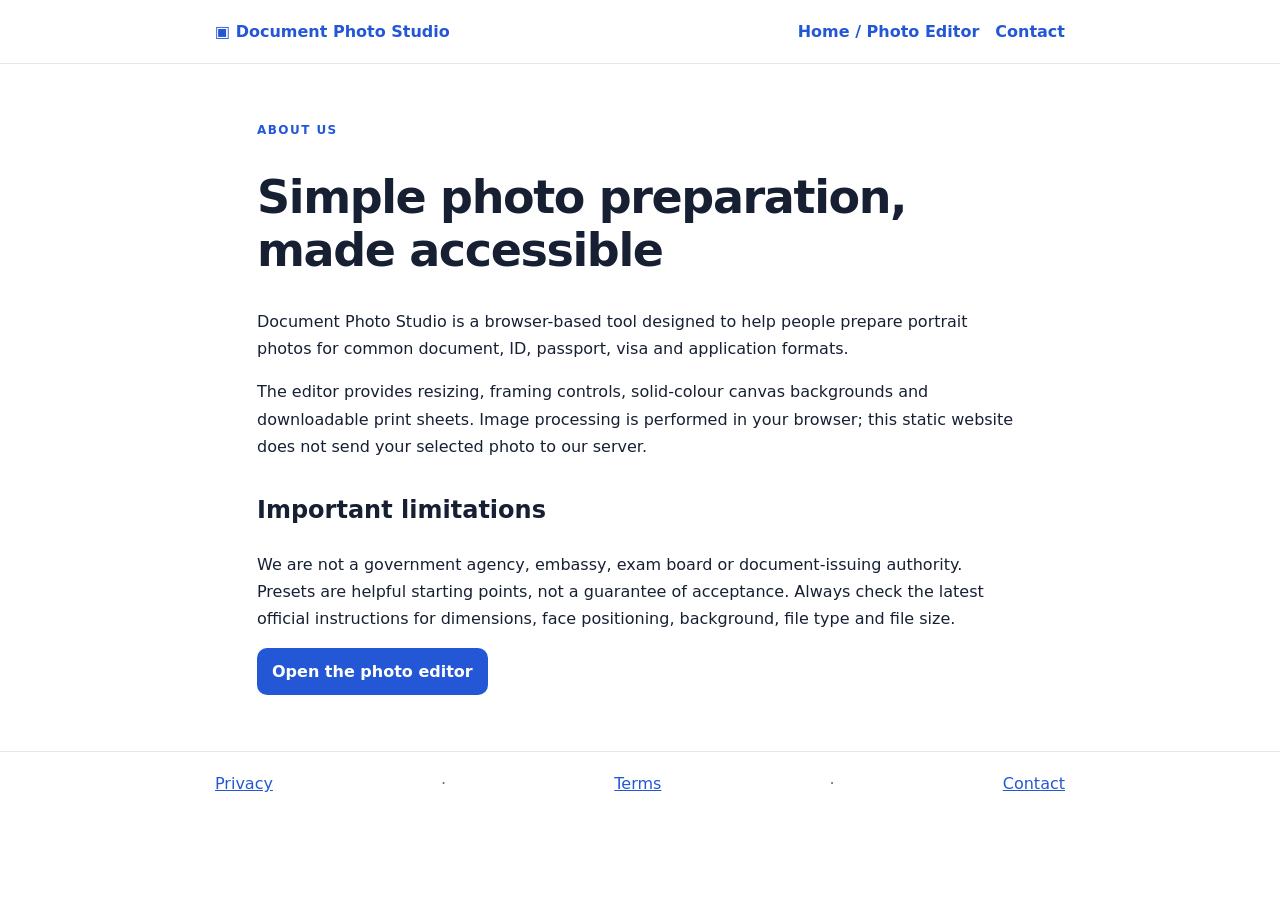
<file: about.html>
<!doctype html><html lang="en"><head><meta charset="utf-8"><meta name="viewport" content="width=device-width,initial-scale=1"><title>About Us | Document Photo Studio</title><meta name="description" content="Learn about Document Photo Studio, a browser-based document photo preparation tool."><link rel="stylesheet" href="page.css"></head><body><header><a href="index.html">▣ Document Photo Studio</a><nav><a href="index.html">Home / Photo Editor</a><a href="contact.html">Contact</a></nav></header><main><p class="eyebrow">ABOUT US</p><h1>Simple photo preparation, made accessible</h1><p>Document Photo Studio is a browser-based tool designed to help people prepare portrait photos for common document, ID, passport, visa and application formats.</p><p>The editor provides resizing, framing controls, solid-colour canvas backgrounds and downloadable print sheets. Image processing is performed in your browser; this static website does not send your selected photo to our server.</p><h2>Important limitations</h2><p>We are not a government agency, embassy, exam board or document-issuing authority. Presets are helpful starting points, not a guarantee of acceptance. Always check the latest official instructions for dimensions, face positioning, background, file type and file size.</p><p><a class="btn" href="index.html">Open the photo editor</a></p></main><footer><a href="privacy.html">Privacy</a> · <a href="terms.html">Terms</a> · <a href="contact.html">Contact</a></footer></body></html>
</file>
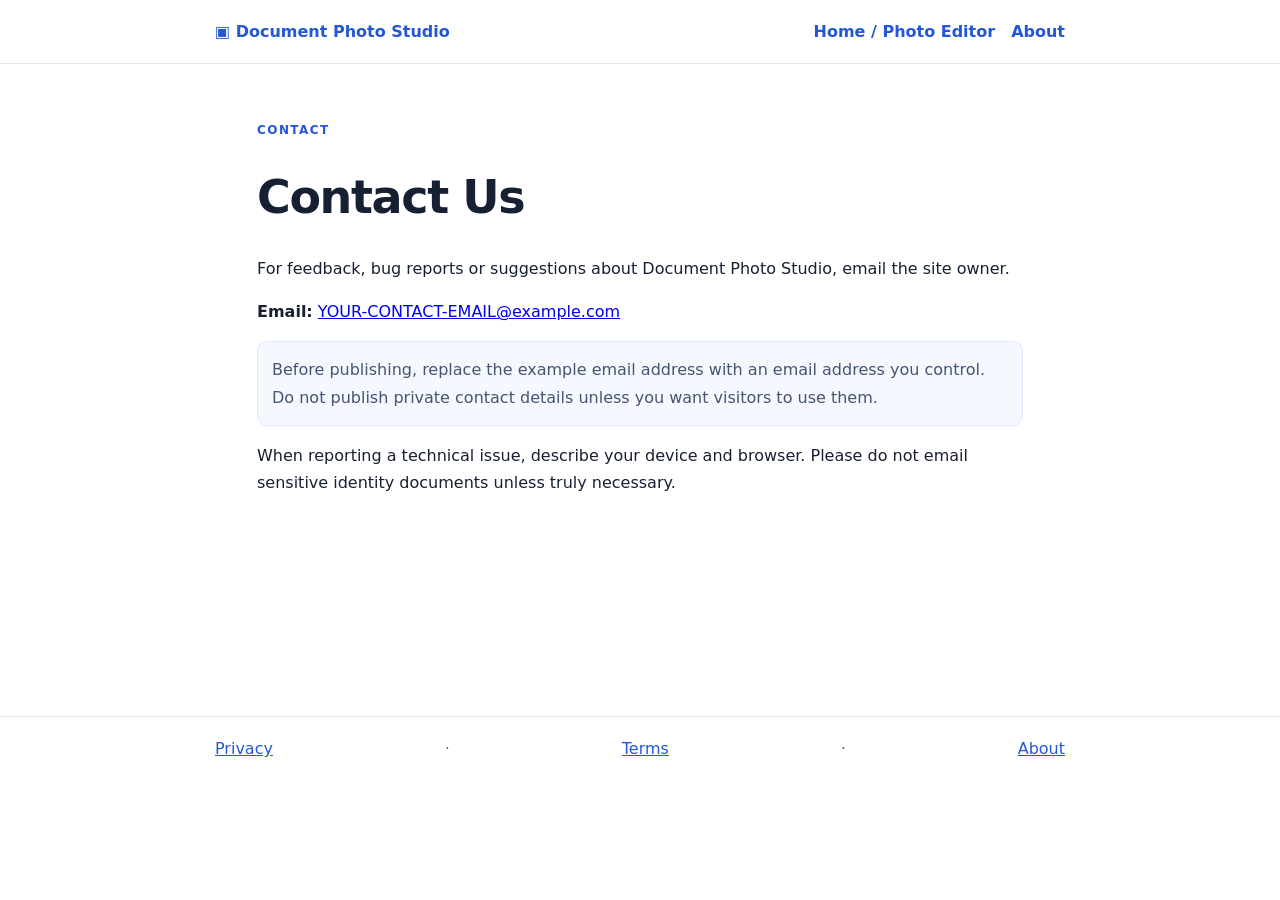
<file: contact.html>
<!doctype html><html lang="en"><head><meta charset="utf-8"><meta name="viewport" content="width=device-width,initial-scale=1"><title>Contact Us | Document Photo Studio</title><meta name="description" content="Contact Document Photo Studio with questions or feedback."><link rel="stylesheet" href="page.css"></head><body><header><a href="index.html">▣ Document Photo Studio</a><nav><a href="index.html">Home / Photo Editor</a><a href="about.html">About</a></nav></header><main><p class="eyebrow">CONTACT</p><h1>Contact Us</h1><p>For feedback, bug reports or suggestions about Document Photo Studio, email the site owner.</p><p><strong>Email:</strong> <a href="mailto:YOUR-CONTACT-EMAIL@example.com">YOUR-CONTACT-EMAIL@example.com</a></p><p class="notice">Before publishing, replace the example email address with an email address you control. Do not publish private contact details unless you want visitors to use them.</p><p>When reporting a technical issue, describe your device and browser. Please do not email sensitive identity documents unless truly necessary.</p></main><footer><a href="privacy.html">Privacy</a> · <a href="terms.html">Terms</a> · <a href="about.html">About</a></footer></body></html>
</file>
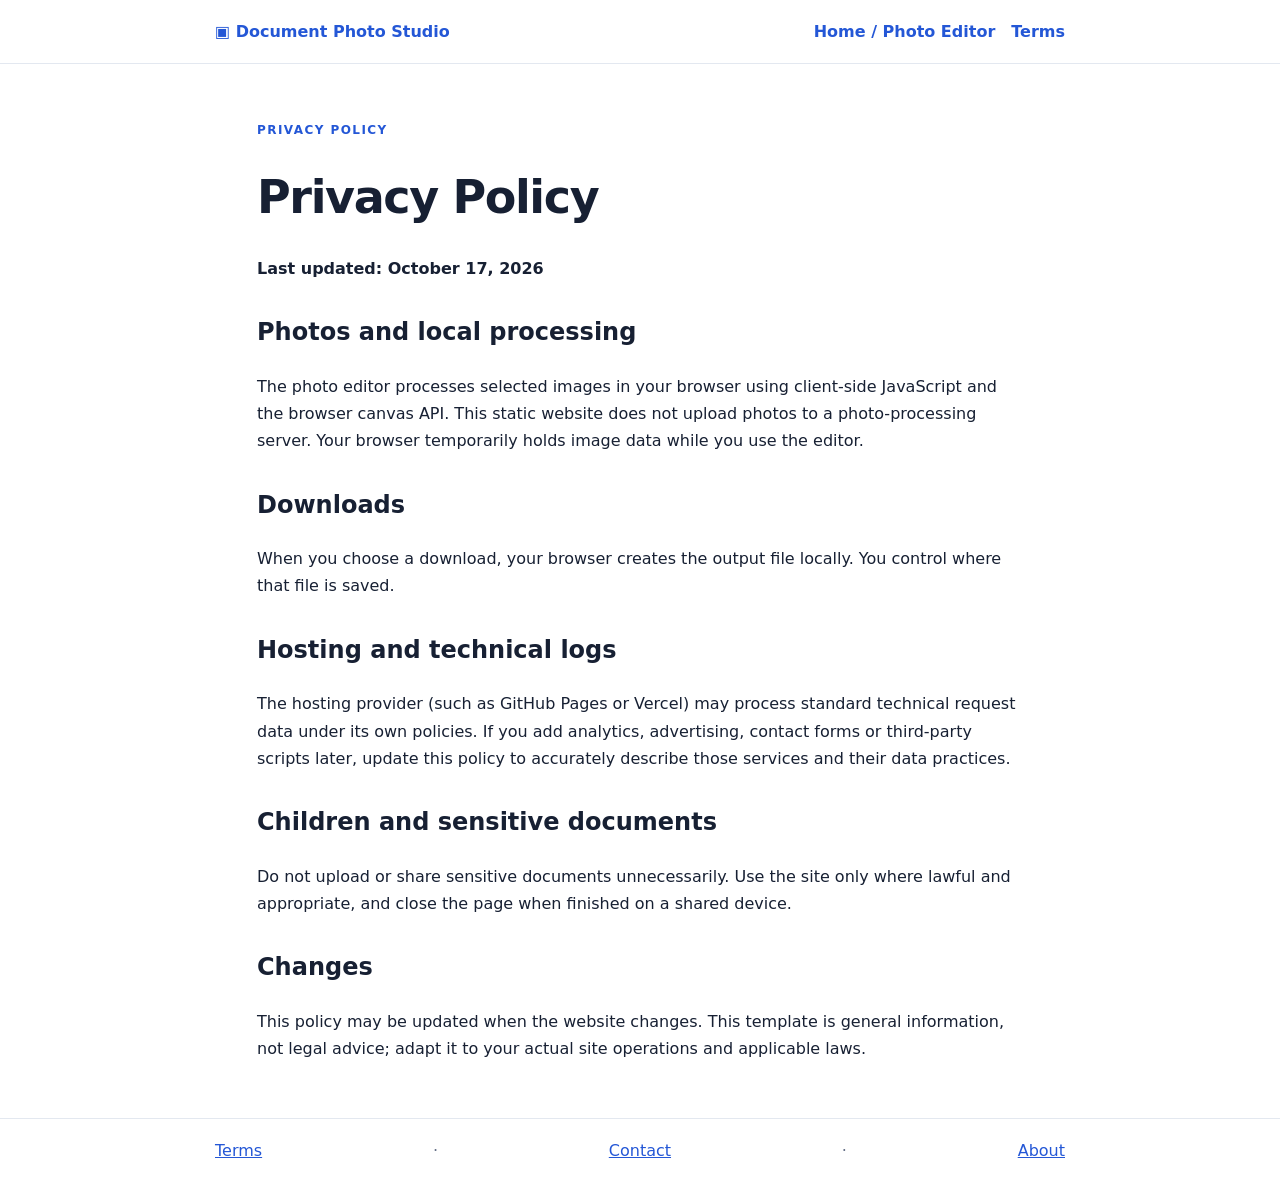
<file: privacy.html>
<!doctype html><html lang="en"><head><meta charset="utf-8"><meta name="viewport" content="width=device-width,initial-scale=1"><title>Privacy Policy | Document Photo Studio</title><meta name="description" content="Read how Document Photo Studio handles photos and browser data."><link rel="stylesheet" href="page.css"></head><body><header><a href="index.html">▣ Document Photo Studio</a><nav><a href="index.html">Home / Photo Editor</a><a href="terms.html">Terms</a></nav></header><main><p class="eyebrow">PRIVACY POLICY</p><h1>Privacy Policy</h1><p><strong>Last updated: October 17, 2026</strong></p><h2>Photos and local processing</h2><p>The photo editor processes selected images in your browser using client-side JavaScript and the browser canvas API. This static website does not upload photos to a photo-processing server. Your browser temporarily holds image data while you use the editor.</p><h2>Downloads</h2><p>When you choose a download, your browser creates the output file locally. You control where that file is saved.</p><h2>Hosting and technical logs</h2><p>The hosting provider (such as GitHub Pages or Vercel) may process standard technical request data under its own policies. If you add analytics, advertising, contact forms or third-party scripts later, update this policy to accurately describe those services and their data practices.</p><h2>Children and sensitive documents</h2><p>Do not upload or share sensitive documents unnecessarily. Use the site only where lawful and appropriate, and close the page when finished on a shared device.</p><h2>Changes</h2><p>This policy may be updated when the website changes. This template is general information, not legal advice; adapt it to your actual site operations and applicable laws.</p></main><footer><a href="terms.html">Terms</a> · <a href="contact.html">Contact</a> · <a href="about.html">About</a></footer></body></html>
</file>
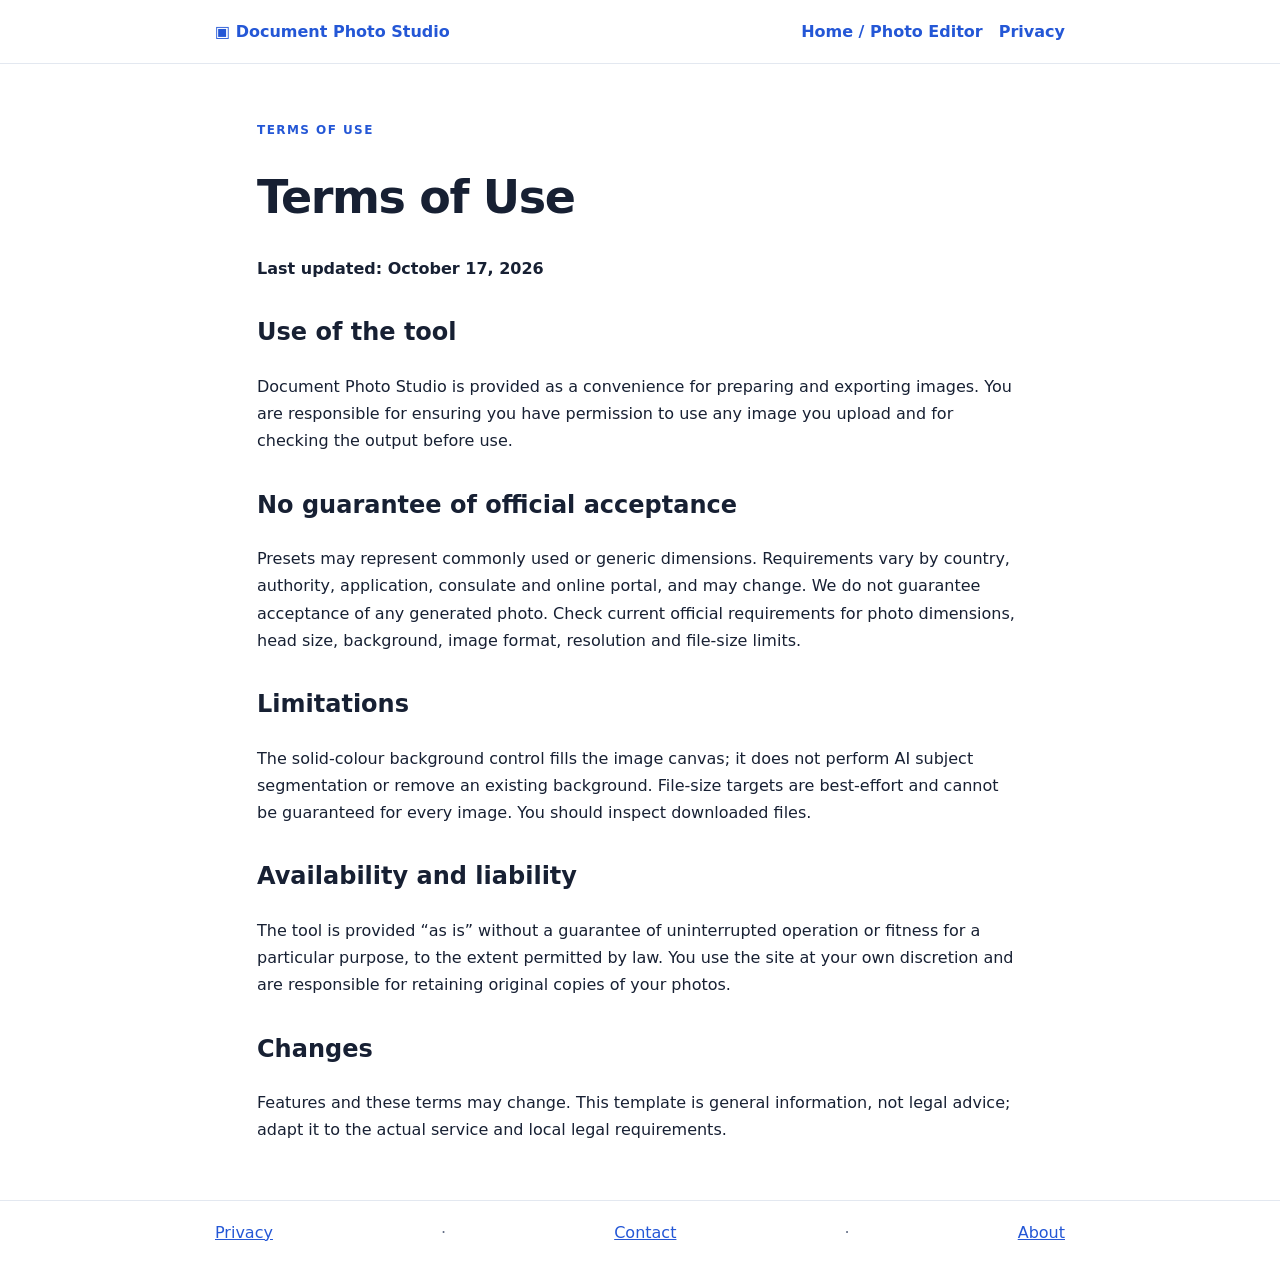
<file: terms.html>
<!doctype html><html lang="en"><head><meta charset="utf-8"><meta name="viewport" content="width=device-width,initial-scale=1"><title>Terms of Use | Document Photo Studio</title><meta name="description" content="Terms, limitations and official requirements disclaimer for Document Photo Studio."><link rel="stylesheet" href="page.css"></head><body><header><a href="index.html">▣ Document Photo Studio</a><nav><a href="index.html">Home / Photo Editor</a><a href="privacy.html">Privacy</a></nav></header><main><p class="eyebrow">TERMS OF USE</p><h1>Terms of Use</h1><p><strong>Last updated: October 17, 2026</strong></p><h2>Use of the tool</h2><p>Document Photo Studio is provided as a convenience for preparing and exporting images. You are responsible for ensuring you have permission to use any image you upload and for checking the output before use.</p><h2>No guarantee of official acceptance</h2><p>Presets may represent commonly used or generic dimensions. Requirements vary by country, authority, application, consulate and online portal, and may change. We do not guarantee acceptance of any generated photo. Check current official requirements for photo dimensions, head size, background, image format, resolution and file-size limits.</p><h2>Limitations</h2><p>The solid-colour background control fills the image canvas; it does not perform AI subject segmentation or remove an existing background. File-size targets are best-effort and cannot be guaranteed for every image. You should inspect downloaded files.</p><h2>Availability and liability</h2><p>The tool is provided “as is” without a guarantee of uninterrupted operation or fitness for a particular purpose, to the extent permitted by law. You use the site at your own discretion and are responsible for retaining original copies of your photos.</p><h2>Changes</h2><p>Features and these terms may change. This template is general information, not legal advice; adapt it to the actual service and local legal requirements.</p></main><footer><a href="privacy.html">Privacy</a> · <a href="contact.html">Contact</a> · <a href="about.html">About</a></footer></body></html>
</file>
<file: page.css>
*{box-sizing:border-box}body{margin:0;color:#172033;background:#fff;font:16px/1.7 system-ui,-apple-system,"Segoe UI",sans-serif}header,footer{padding:18px max(20px,calc((100% - 850px)/2));border-bottom:1px solid #e3e8f0;display:flex;gap:20px;justify-content:space-between;flex-wrap:wrap}header a{color:#2457d6;text-decoration:none;font-weight:700}nav{display:flex;gap:16px}main{max-width:810px;margin:56px auto;padding:0 22px;min-height:60vh}h1{font-size:clamp(32px,5vw,46px);line-height:1.15;letter-spacing:-.03em}h2{margin-top:30px}.eyebrow{color:#2457d6;font-weight:800;font-size:12px;letter-spacing:.12em}.btn{display:inline-block;padding:10px 15px;border-radius:10px;background:#2457d6;color:#fff;text-decoration:none;font-weight:700}.notice{padding:14px;border:1px solid #dfe8ff;background:#f5f8ff;border-radius:10px;color:#465472}footer{border-top:1px solid #e3e8f0;border-bottom:0;color:#657087}footer a{color:#2457d6}
</file>
